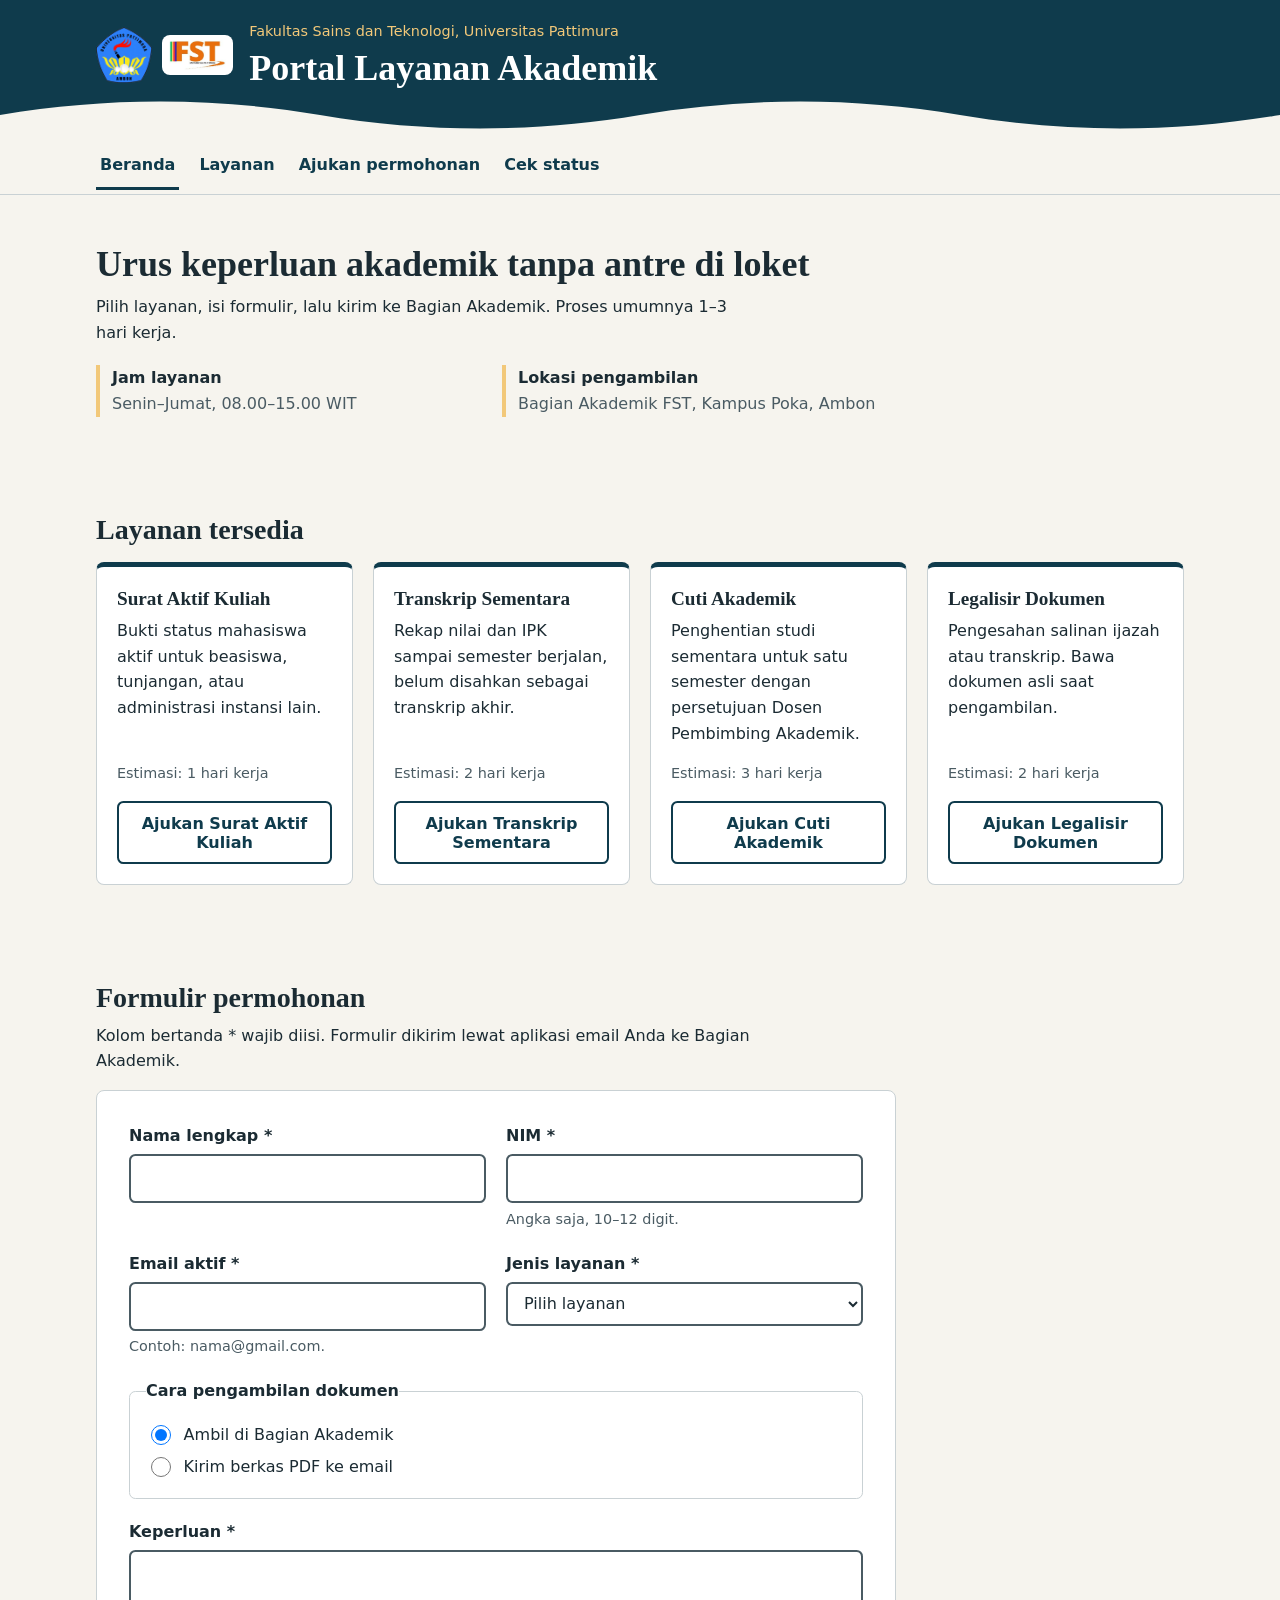
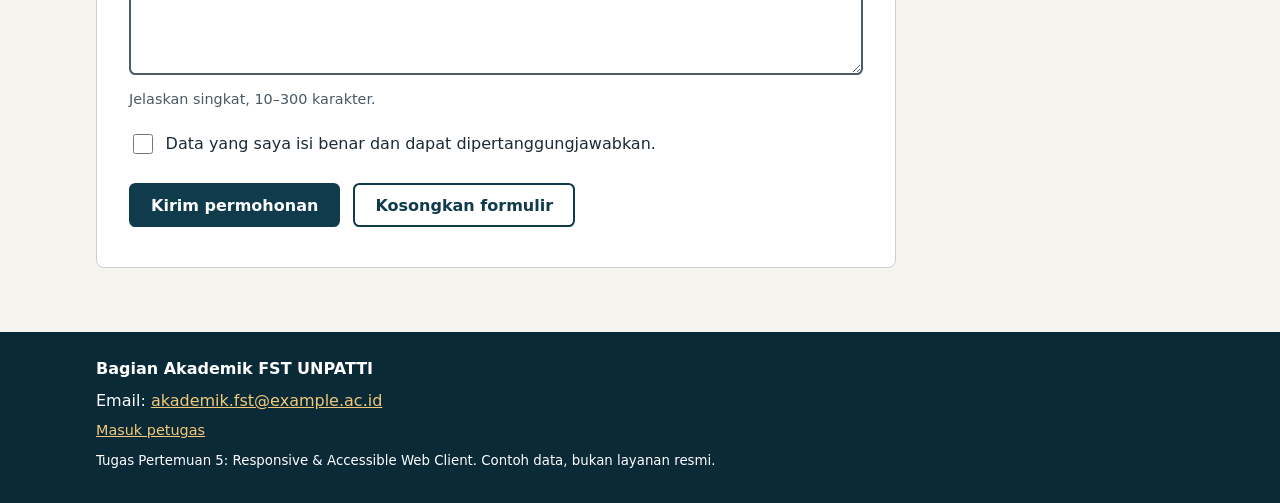
<file: index.html>
<!doctype html>
<html lang="id">
<head>
  <meta charset="UTF-8">
  <meta name="viewport" content="width=device-width, initial-scale=1">
  <title>Portal Layanan Akademik | FST UNPATTI</title>
  <link rel="stylesheet" href="css/styles.css">
</head>
<body>
  <a class="lewati" href="#konten-utama">Lewati ke konten utama</a>
  <header class="kepala">
    <div class="wadah kepala__isi">
      <div class="kepala__logo">
        <img src="img/logo-unpatti.png" width="56" height="55" alt="Logo Universitas Pattimura">
        <img class="logo-fst" src="img/logo-fst.png" width="75" height="40" alt="Logo Fakultas Sains dan Teknologi">
      </div>
      <div>
        <p class="kepala__instansi">Fakultas Sains dan Teknologi, Universitas Pattimura</p>
        <p class="h1-ganti">Portal Layanan Akademik</p>
      </div>
    </div>
    <img class="kepala__ombak" src="img/gelombang.svg" alt="" width="600" height="80">
  </header>
  <nav class="navigasi" aria-label="Navigasi utama">
    <ul class="wadah navigasi__daftar">
      <li><a href="index.html" aria-current="page">Beranda</a></li>
      <li><a href="index.html#layanan">Layanan</a></li>
      <li><a href="index.html#permohonan">Ajukan permohonan</a></li>
      <li><a href="status.html">Cek status</a></li>
    </ul>
  </nav>

  <main id="konten-utama" class="wadah">
    <section id="beranda" class="intro" aria-labelledby="judul-intro">
      <h1 id="judul-intro">Urus keperluan akademik tanpa antre di loket</h1>
      <p>Pilih layanan, isi formulir, lalu kirim ke Bagian Akademik. Proses umumnya 1–3 hari kerja.</p>
      <dl class="info">
        <div><dt>Jam layanan</dt><dd>Senin–Jumat, 08.00–15.00 WIT</dd></div>
        <div><dt>Lokasi pengambilan</dt><dd>Bagian Akademik FST, Kampus Poka, Ambon</dd></div>
      </dl>
    </section>

    <section id="layanan" aria-labelledby="judul-layanan">
      <h2 id="judul-layanan">Layanan tersedia</h2>
      <div class="kartu-grid">
        <article class="kartu">
          <h3>Surat Aktif Kuliah</h3>
          <p>Bukti status mahasiswa aktif untuk beasiswa, tunjangan, atau administrasi instansi lain.</p>
          <p class="kartu__meta">Estimasi: 1 hari kerja</p>
          <a class="tombol tombol--garis" href="#permohonan">Ajukan Surat Aktif Kuliah</a>
        </article>

        <article class="kartu">
          <h3>Transkrip Sementara</h3>
          <p>Rekap nilai dan IPK sampai semester berjalan, belum disahkan sebagai transkrip akhir.</p>
          <p class="kartu__meta">Estimasi: 2 hari kerja</p>
          <a class="tombol tombol--garis" href="#permohonan">Ajukan Transkrip Sementara</a>
        </article>

        <article class="kartu">
          <h3>Cuti Akademik</h3>
          <p>Penghentian studi sementara untuk satu semester dengan persetujuan Dosen Pembimbing Akademik.</p>
          <p class="kartu__meta">Estimasi: 3 hari kerja</p>
          <a class="tombol tombol--garis" href="#permohonan">Ajukan Cuti Akademik</a>
        </article>

        <article class="kartu">
          <h3>Legalisir Dokumen</h3>
          <p>Pengesahan salinan ijazah atau transkrip. Bawa dokumen asli saat pengambilan.</p>
          <p class="kartu__meta">Estimasi: 2 hari kerja</p>
          <a class="tombol tombol--garis" href="#permohonan">Ajukan Legalisir Dokumen</a>
        </article>
      </div>
    </section>

    <section id="permohonan" aria-labelledby="judul-form">
      <h2 id="judul-form">Formulir permohonan</h2>
      <p>Kolom bertanda <span aria-hidden="true">*</span><span class="sr-only">bintang</span> wajib diisi. Formulir dikirim lewat aplikasi email Anda ke Bagian Akademik.</p>

      <form class="form" action="mailto:akademik.fst@example.ac.id" method="post" enctype="text/plain">
        <div class="bidang">
          <label for="nama">Nama lengkap <span aria-hidden="true">*</span></label>
          <input type="text" id="nama" name="nama" autocomplete="name" required minlength="3" maxlength="80">
        </div>

        <div class="bidang">
          <label for="nim">NIM <span aria-hidden="true">*</span></label>
          <input type="text" id="nim" name="nim" inputmode="numeric" required pattern="[0-9]{10,12}" maxlength="12" aria-describedby="bantu-nim">
          <p class="bantu" id="bantu-nim">Angka saja, 10–12 digit.</p>
        </div>

        <div class="bidang">
          <label for="email">Email aktif <span aria-hidden="true">*</span></label>
          <input type="email" id="email" name="email" autocomplete="email" required maxlength="120" aria-describedby="bantu-email">
          <p class="bantu" id="bantu-email">Contoh: nama@gmail.com.</p>
        </div>

        <div class="bidang">
          <label for="layanan-pilih">Jenis layanan <span aria-hidden="true">*</span></label>
          <select id="layanan-pilih" name="layanan" required>
            <option value="">Pilih layanan</option>
            <option>Surat Aktif Kuliah</option>
            <option>Transkrip Sementara</option>
            <option>Cuti Akademik</option>
            <option>Legalisir Dokumen</option>
          </select>
        </div>

        <fieldset class="bidang bidang--penuh">
          <legend>Cara pengambilan dokumen</legend>
          <div class="pilihan">
            <input type="radio" id="ambil-loket" name="ambil" value="Ambil di Bagian Akademik" checked>
            <label for="ambil-loket">Ambil di Bagian Akademik</label>
          </div>
          <div class="pilihan">
            <input type="radio" id="ambil-pdf" name="ambil" value="Kirim berkas PDF ke email">
            <label for="ambil-pdf">Kirim berkas PDF ke email</label>
          </div>
        </fieldset>

        <div class="bidang bidang--penuh">
          <label for="keperluan">Keperluan <span aria-hidden="true">*</span></label>
          <textarea id="keperluan" name="keperluan" rows="4" required minlength="10" maxlength="300" aria-describedby="bantu-keperluan"></textarea>
          <p class="bantu" id="bantu-keperluan">Jelaskan singkat, 10–300 karakter.</p>
        </div>

        <div class="bidang bidang--penuh">
          <div class="pilihan">
            <input type="checkbox" id="setuju" name="setuju" value="ya" required>
            <label for="setuju">Data yang saya isi benar dan dapat dipertanggungjawabkan.</label>
          </div>
        </div>

        <div class="bidang--penuh">
          <button class="tombol" type="submit">Kirim permohonan</button>
          <button class="tombol tombol--garis" type="reset">Kosongkan formulir</button>
        </div>
      </form>
    </section>
  </main>

  <footer class="kaki" id="kontak">
    <div class="wadah">
      <p><strong>Bagian Akademik FST UNPATTI</strong></p>
      <p>Email: <a href="mailto:akademik.fst@example.ac.id">akademik.fst@example.ac.id</a></p>
      <p class="tautan-kecil"><a href="admin/login.html">Masuk petugas</a></p>
      <p><small>Tugas Pertemuan 5: Responsive &amp; Accessible Web Client. Contoh data, bukan layanan resmi.</small></p>
    </div>
  </footer>
</body>
</html>
</file>
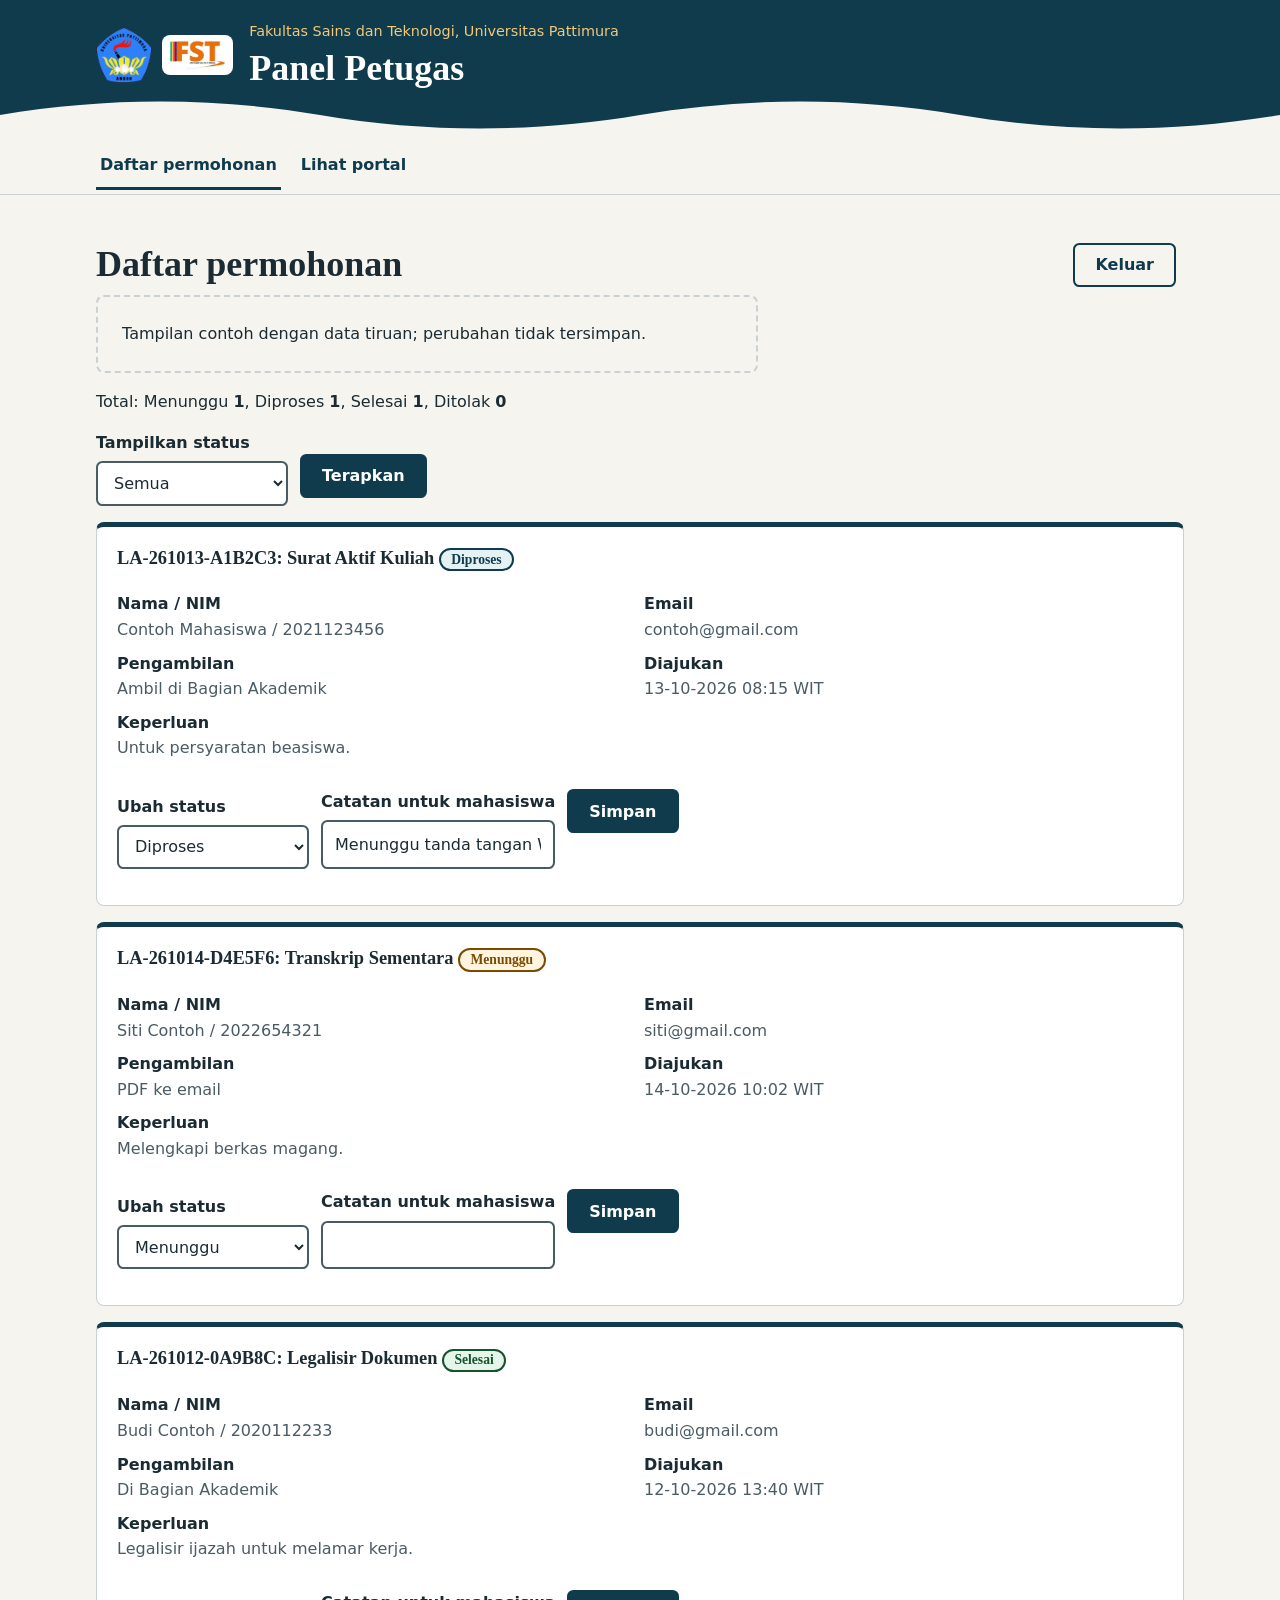
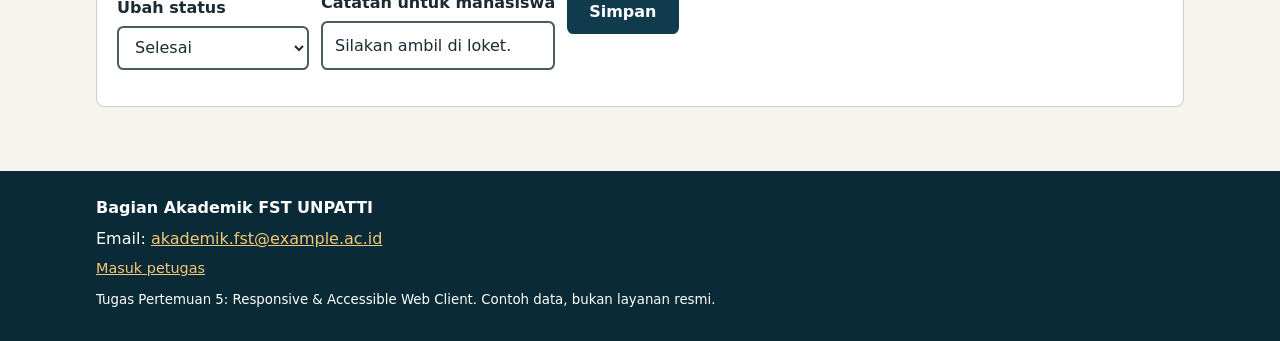
<file: admin/index.html>
<!doctype html>
<html lang="id">
<head>
  <meta charset="UTF-8">
  <meta name="viewport" content="width=device-width, initial-scale=1">
  <title>Panel Petugas | FST UNPATTI</title>
  <link rel="stylesheet" href="../css/styles.css">
</head>
<body>
  <a class="lewati" href="#konten-utama">Lewati ke konten utama</a>
  <header class="kepala">
    <div class="wadah kepala__isi">
      <div class="kepala__logo">
        <img src="../img/logo-unpatti.png" width="56" height="55" alt="Logo Universitas Pattimura">
        <img class="logo-fst" src="../img/logo-fst.png" width="75" height="40" alt="Logo Fakultas Sains dan Teknologi">
      </div>
      <div>
        <p class="kepala__instansi">Fakultas Sains dan Teknologi, Universitas Pattimura</p>
        <p class="h1-ganti">Panel Petugas</p>
      </div>
    </div>
    <img class="kepala__ombak" src="../img/gelombang.svg" alt="" width="600" height="80">
  </header>
  <nav class="navigasi" aria-label="Navigasi utama">
    <ul class="wadah navigasi__daftar">
      <li><a href="index.html" aria-current="page">Daftar permohonan</a></li>
      <li><a href="../index.html">Lihat portal</a></li>
    </ul>
  </nav>

  <main id="konten-utama" class="wadah">
    <section aria-labelledby="judul-panel">
      <div class="bar-admin">
        <h1 id="judul-panel">Daftar permohonan</h1>
        <a class="tombol tombol--garis" href="login.html">Keluar</a>
      </div>
      <p class="kosong">Tampilan contoh dengan data tiruan; perubahan tidak tersimpan.</p>
      <p>Total: Menunggu <strong>1</strong>, Diproses <strong>1</strong>, Selesai <strong>1</strong>, Ditolak <strong>0</strong></p>
      <form class="filter" action="index.html" method="get">
        <div class="bidang"><label for="f-status">Tampilkan status</label>
          <select id="f-status" name="status">
            <option value="">Semua</option><option>Menunggu</option><option>Diproses</option><option>Selesai</option><option>Ditolak</option>
          </select></div>
        <button class="tombol" type="submit">Terapkan</button>
      </form>
      <div class="daftar-admin">
        <article class="kartu" aria-labelledby="p1">
          <h2 id="p1" style="font-size:1.15rem">LA-261013-A1B2C3: Surat Aktif Kuliah <span class="lencana lencana--diproses">Diproses</span></h2>
          <dl class="rincian">
            <div><dt>Nama / NIM</dt><dd>Contoh Mahasiswa / 2021123456</dd></div>
            <div><dt>Email</dt><dd>contoh@gmail.com</dd></div>
            <div><dt>Pengambilan</dt><dd>Ambil di Bagian Akademik</dd></div>
            <div><dt>Diajukan</dt><dd>13-10-2026 08:15 WIT</dd></div>
            <div><dt>Keperluan</dt><dd>Untuk persyaratan beasiswa.</dd></div>
          </dl>
          <form class="filter" action="index.html" method="get">
            <div class="bidang"><label for="s1">Ubah status</label>
              <select id="s1" name="status"><option>Menunggu</option><option selected>Diproses</option><option>Selesai</option><option>Ditolak</option></select></div>
            <div class="bidang"><label for="c1">Catatan untuk mahasiswa</label>
              <input type="text" id="c1" name="catatan" maxlength="200" value="Menunggu tanda tangan Wakil Dekan."></div>
            <button class="tombol" type="submit">Simpan</button>
          </form>
        </article>

        <article class="kartu" aria-labelledby="p2">
          <h2 id="p2" style="font-size:1.15rem">LA-261014-D4E5F6: Transkrip Sementara <span class="lencana lencana--menunggu">Menunggu</span></h2>
          <dl class="rincian">
            <div><dt>Nama / NIM</dt><dd>Siti Contoh / 2022654321</dd></div>
            <div><dt>Email</dt><dd>siti@gmail.com</dd></div>
            <div><dt>Pengambilan</dt><dd>PDF ke email</dd></div>
            <div><dt>Diajukan</dt><dd>14-10-2026 10:02 WIT</dd></div>
            <div><dt>Keperluan</dt><dd>Melengkapi berkas magang.</dd></div>
          </dl>
          <form class="filter" action="index.html" method="get">
            <div class="bidang"><label for="s2">Ubah status</label>
              <select id="s2" name="status"><option selected>Menunggu</option><option>Diproses</option><option>Selesai</option><option>Ditolak</option></select></div>
            <div class="bidang"><label for="c2">Catatan untuk mahasiswa</label>
              <input type="text" id="c2" name="catatan" maxlength="200" value=""></div>
            <button class="tombol" type="submit">Simpan</button>
          </form>
        </article>

        <article class="kartu" aria-labelledby="p3">
          <h2 id="p3" style="font-size:1.15rem">LA-261012-0A9B8C: Legalisir Dokumen <span class="lencana lencana--selesai">Selesai</span></h2>
          <dl class="rincian">
            <div><dt>Nama / NIM</dt><dd>Budi Contoh / 2020112233</dd></div>
            <div><dt>Email</dt><dd>budi@gmail.com</dd></div>
            <div><dt>Pengambilan</dt><dd>Di Bagian Akademik</dd></div>
            <div><dt>Diajukan</dt><dd>12-10-2026 13:40 WIT</dd></div>
            <div><dt>Keperluan</dt><dd>Legalisir ijazah untuk melamar kerja.</dd></div>
          </dl>
          <form class="filter" action="index.html" method="get">
            <div class="bidang"><label for="s3">Ubah status</label>
              <select id="s3" name="status"><option>Menunggu</option><option>Diproses</option><option selected>Selesai</option><option>Ditolak</option></select></div>
            <div class="bidang"><label for="c3">Catatan untuk mahasiswa</label>
              <input type="text" id="c3" name="catatan" maxlength="200" value="Silakan ambil di loket."></div>
            <button class="tombol" type="submit">Simpan</button>
          </form>
        </article>
      </div>
    </section>
  </main>

  <footer class="kaki" id="kontak">
    <div class="wadah">
      <p><strong>Bagian Akademik FST UNPATTI</strong></p>
      <p>Email: <a href="mailto:akademik.fst@example.ac.id">akademik.fst@example.ac.id</a></p>
      <p class="tautan-kecil"><a href="../admin/login.html">Masuk petugas</a></p>
      <p><small>Tugas Pertemuan 5: Responsive &amp; Accessible Web Client. Contoh data, bukan layanan resmi.</small></p>
    </div>
  </footer>
</body>
</html>
</file>
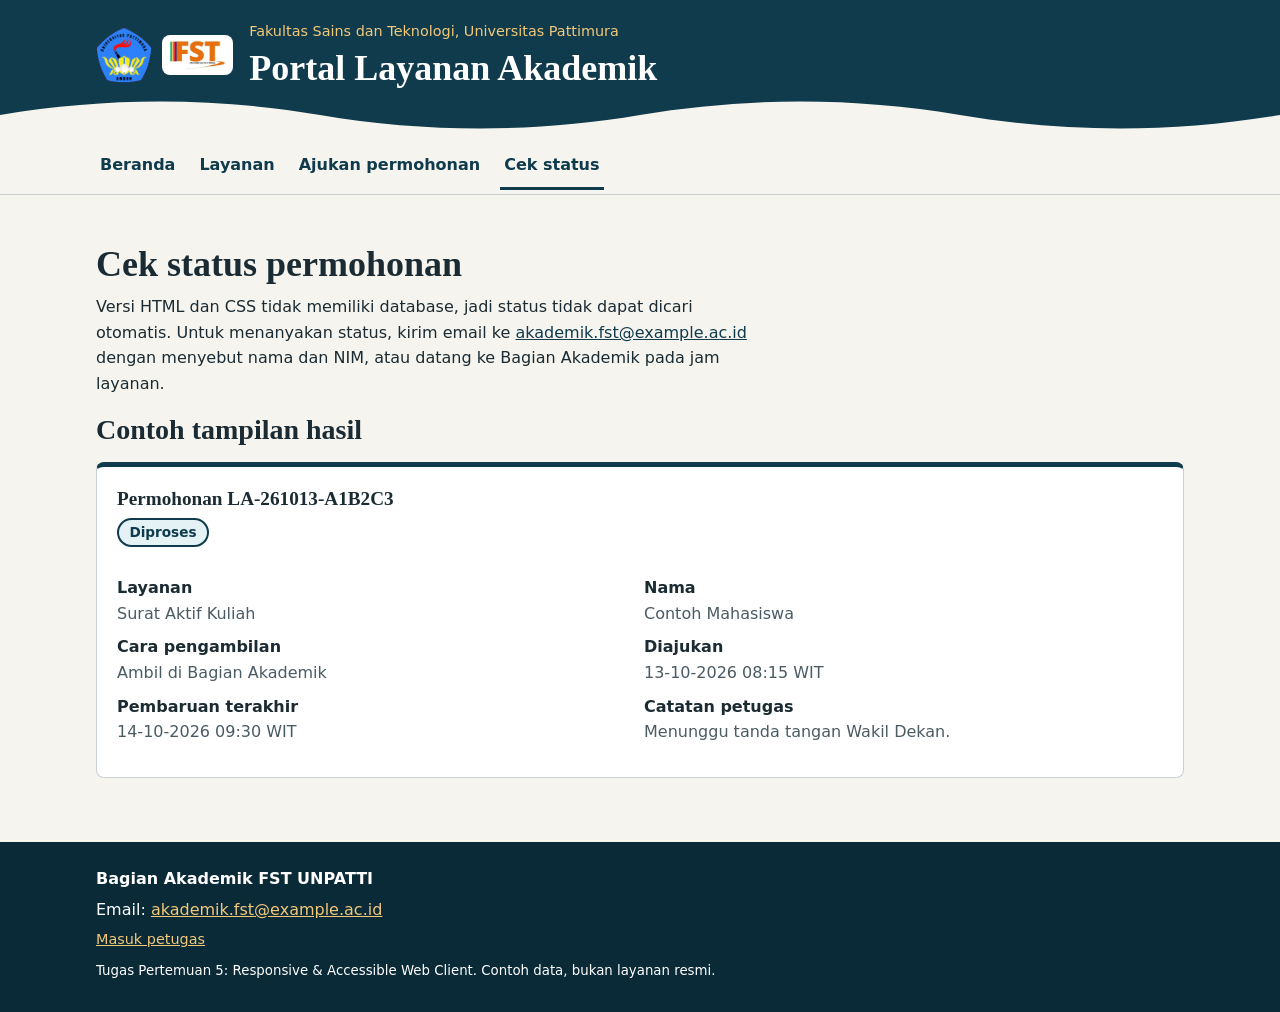
<file: status.html>
<!doctype html>
<html lang="id">
<head>
  <meta charset="UTF-8">
  <meta name="viewport" content="width=device-width, initial-scale=1">
  <title>Portal Layanan Akademik | FST UNPATTI</title>
  <link rel="stylesheet" href="css/styles.css">
</head>
<body>
  <a class="lewati" href="#konten-utama">Lewati ke konten utama</a>
  <header class="kepala">
    <div class="wadah kepala__isi">
      <div class="kepala__logo">
        <img src="img/logo-unpatti.png" width="56" height="55" alt="Logo Universitas Pattimura">
        <img class="logo-fst" src="img/logo-fst.png" width="75" height="40" alt="Logo Fakultas Sains dan Teknologi">
      </div>
      <div>
        <p class="kepala__instansi">Fakultas Sains dan Teknologi, Universitas Pattimura</p>
        <p class="h1-ganti">Portal Layanan Akademik</p>
      </div>
    </div>
    <img class="kepala__ombak" src="img/gelombang.svg" alt="" width="600" height="80">
  </header>
  <nav class="navigasi" aria-label="Navigasi utama">
    <ul class="wadah navigasi__daftar">
      <li><a href="index.html">Beranda</a></li>
      <li><a href="index.html#layanan">Layanan</a></li>
      <li><a href="index.html#permohonan">Ajukan permohonan</a></li>
      <li><a href="status.html" aria-current="page">Cek status</a></li>
    </ul>
  </nav>

  <main id="konten-utama" class="wadah">
    <section aria-labelledby="judul-status">
      <h1 id="judul-status">Cek status permohonan</h1>
      <p>Versi HTML dan CSS tidak memiliki database, jadi status tidak dapat dicari otomatis. Untuk menanyakan status, kirim email ke
        <a href="mailto:akademik.fst@example.ac.id">akademik.fst@example.ac.id</a> dengan menyebut nama dan NIM, atau datang ke Bagian Akademik pada jam layanan.</p>

      <h2>Contoh tampilan hasil</h2>
      <article class="kartu" style="margin-top:1rem" aria-labelledby="hasil">
        <h3 id="hasil">Permohonan LA-261013-A1B2C3</h3>
        <p><span class="lencana lencana--diproses">Diproses</span></p>
        <dl class="rincian">
          <div><dt>Layanan</dt><dd>Surat Aktif Kuliah</dd></div>
          <div><dt>Nama</dt><dd>Contoh Mahasiswa</dd></div>
          <div><dt>Cara pengambilan</dt><dd>Ambil di Bagian Akademik</dd></div>
          <div><dt>Diajukan</dt><dd>13-10-2026 08:15 WIT</dd></div>
          <div><dt>Pembaruan terakhir</dt><dd>14-10-2026 09:30 WIT</dd></div>
          <div><dt>Catatan petugas</dt><dd>Menunggu tanda tangan Wakil Dekan.</dd></div>
        </dl>
      </article>
    </section>
  </main>

  <footer class="kaki" id="kontak">
    <div class="wadah">
      <p><strong>Bagian Akademik FST UNPATTI</strong></p>
      <p>Email: <a href="mailto:akademik.fst@example.ac.id">akademik.fst@example.ac.id</a></p>
      <p class="tautan-kecil"><a href="admin/login.html">Masuk petugas</a></p>
      <p><small>Tugas Pertemuan 5: Responsive &amp; Accessible Web Client. Contoh data, bukan layanan resmi.</small></p>
    </div>
  </footer>
</body>
</html>
</file>
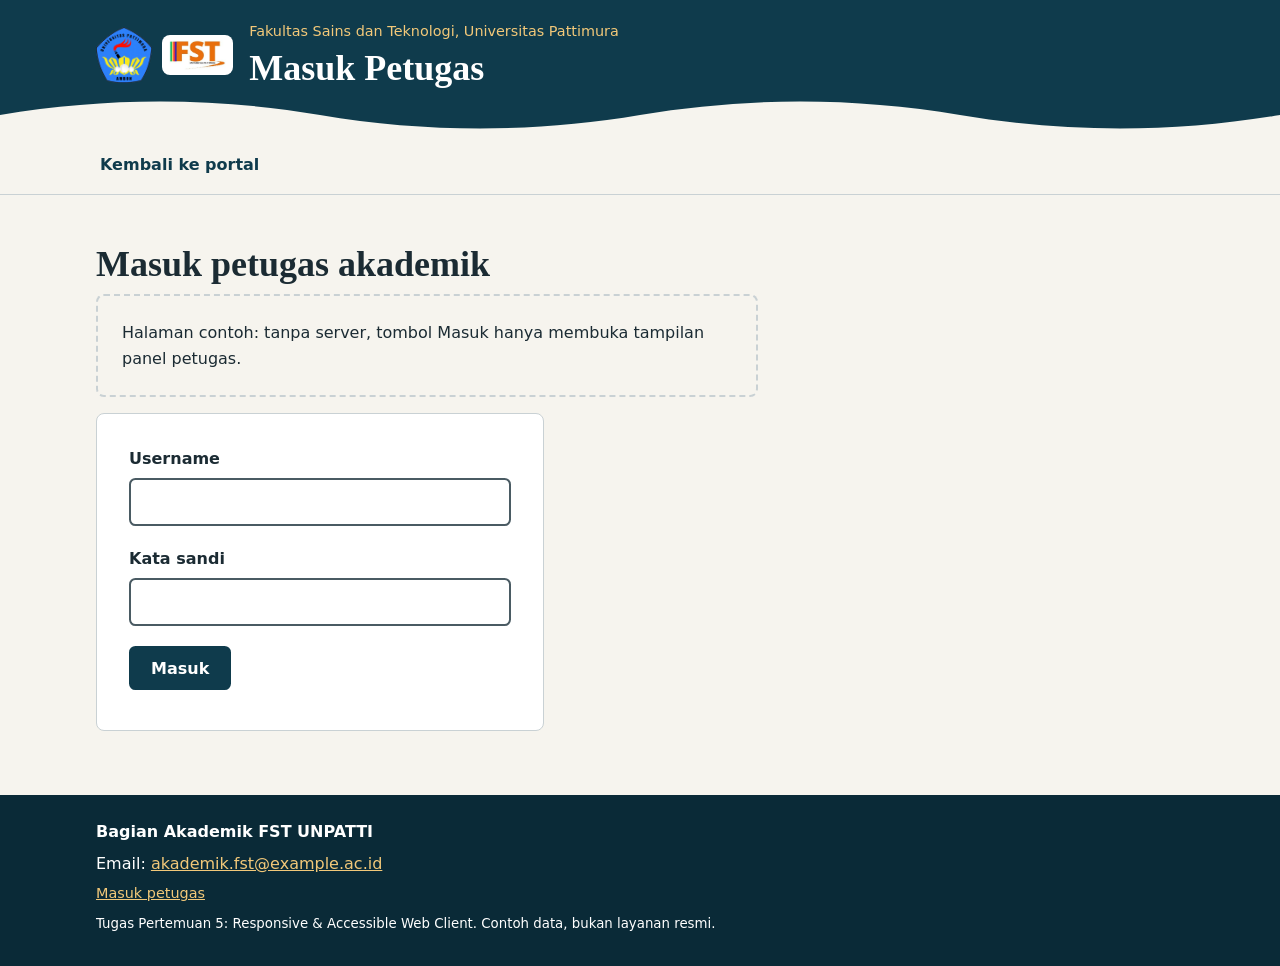
<file: admin/login.html>
<!doctype html>
<html lang="id">
<head>
  <meta charset="UTF-8">
  <meta name="viewport" content="width=device-width, initial-scale=1">
  <title>Masuk Petugas | FST UNPATTI</title>
  <link rel="stylesheet" href="../css/styles.css">
</head>
<body>
  <a class="lewati" href="#konten-utama">Lewati ke konten utama</a>
  <header class="kepala">
    <div class="wadah kepala__isi">
      <div class="kepala__logo">
        <img src="../img/logo-unpatti.png" width="56" height="55" alt="Logo Universitas Pattimura">
        <img class="logo-fst" src="../img/logo-fst.png" width="75" height="40" alt="Logo Fakultas Sains dan Teknologi">
      </div>
      <div>
        <p class="kepala__instansi">Fakultas Sains dan Teknologi, Universitas Pattimura</p>
        <p class="h1-ganti">Masuk Petugas</p>
      </div>
    </div>
    <img class="kepala__ombak" src="../img/gelombang.svg" alt="" width="600" height="80">
  </header>
  <nav class="navigasi" aria-label="Navigasi utama">
    <ul class="wadah navigasi__daftar">
      <li><a href="../index.html">Kembali ke portal</a></li>
    </ul>
  </nav>

  <main id="konten-utama" class="wadah">
    <section aria-labelledby="judul-login">
      <h1 id="judul-login">Masuk petugas akademik</h1>
      <p class="kosong">Halaman contoh: tanpa server, tombol Masuk hanya membuka tampilan panel petugas.</p>
      <form class="form form--sempit" action="index.html" method="get">
        <div class="bidang"><label for="username">Username</label>
          <input type="text" id="username" name="username" autocomplete="username" required maxlength="40"></div>
        <div class="bidang"><label for="password">Kata sandi</label>
          <input type="password" id="password" name="password" autocomplete="current-password" required></div>
        <div><button class="tombol" type="submit">Masuk</button></div>
      </form>
    </section>
  </main>

  <footer class="kaki" id="kontak">
    <div class="wadah">
      <p><strong>Bagian Akademik FST UNPATTI</strong></p>
      <p>Email: <a href="mailto:akademik.fst@example.ac.id">akademik.fst@example.ac.id</a></p>
      <p class="tautan-kecil"><a href="../admin/login.html">Masuk petugas</a></p>
      <p><small>Tugas Pertemuan 5: Responsive &amp; Accessible Web Client. Contoh data, bukan layanan resmi.</small></p>
    </div>
  </footer>
</body>
</html>
</file>
<file: css/styles.css>
/* Mobile-first. Token warna: laut dalam, pala, kertas, tinta */
:root{
  --laut:#0F3B4C; --laut-gelap:#0A2A37; --pala:#F2C879; --kertas:#F6F4EE;
  --putih:#fff; --tinta:#1B2B33; --samar:#4A5B63; --garis:#C9D1D4; --fokus:#8A4B08;
  --galat:#9B1C1C; --jarak:1rem;
  --font:system-ui,-apple-system,"Segoe UI",Roboto,sans-serif;
  --font-judul:Georgia,"Times New Roman",serif;
}
*,*::before,*::after{box-sizing:border-box}
html{scroll-behavior:smooth;scroll-padding-top:4rem}
body{margin:0;font:1rem/1.6 var(--font);color:var(--tinta);background:var(--kertas);overflow-wrap:break-word}
img{max-width:100%;height:auto;display:block}
h1,h2,h3{font-family:var(--font-judul);line-height:1.2;margin:0 0 .5rem}
h1{font-size:1.75rem} h2{font-size:1.5rem} h3{font-size:1.2rem}
p{margin:0 0 var(--jarak);max-width:65ch}
a{color:var(--laut)}
.wadah{width:100%;max-width:70rem;margin-inline:auto;padding-inline:var(--jarak)}

:focus-visible{outline:3px solid var(--fokus);outline-offset:3px}
.lewati{position:absolute;left:var(--jarak);top:-4rem;background:var(--putih);padding:.5rem 1rem;z-index:10}
.lewati:focus{top:var(--jarak)}
.sr-only{position:absolute;width:1px;height:1px;overflow:hidden;clip:rect(0 0 0 0);white-space:nowrap}

/* Header */
.kepala{background:var(--laut);color:var(--putih);position:relative;padding-top:1.25rem}
.kepala__isi{display:flex;align-items:center;gap:1rem;padding-bottom:2.5rem}
.kepala__isi img{flex:none;width:3.5rem;height:auto}
.kepala__logo{display:flex;align-items:center;gap:.6rem;flex:none}
.kepala__logo .logo-fst{width:auto;height:2.5rem;background:#fff;border-radius:.5rem;padding:.3rem .45rem}
.kepala__instansi{margin:0 0 .25rem;font-size:.9rem;color:var(--pala)}
.kepala h1{margin:0;color:var(--putih)}
.kepala__ombak{position:absolute;bottom:-1px;left:0;width:100%;height:2rem}

/* Navigasi */
.navigasi{background:var(--kertas);border-bottom:1px solid var(--garis);position:sticky;top:0;z-index:5}
.navigasi__daftar{display:flex;flex-wrap:wrap;gap:.25rem 1rem;list-style:none;margin:0 auto;padding-block:.25rem}
.navigasi a{display:inline-block;padding:.6rem .25rem;min-height:2.75rem;color:var(--laut);font-weight:600;text-decoration:none;border-bottom:3px solid transparent}
.navigasi a:hover,.navigasi a[aria-current]{border-bottom-color:var(--laut)}

main section{padding-block:2rem}

/* Intro */
.info{display:grid;gap:.75rem;margin:1.25rem 0 0}
.info div{border-left:4px solid var(--pala);padding-left:.75rem}
.info dt{font-weight:700} .info dd{margin:0;color:var(--samar)}

/* Kartu */
.kartu-grid{display:grid;grid-template-columns:repeat(auto-fit,minmax(min(100%,16rem),1fr));gap:1.25rem;margin-top:1rem}
.kartu{display:flex;flex-direction:column;background:var(--putih);border:1px solid var(--garis);border-top:5px solid var(--laut);border-radius:.5rem;padding:1.25rem}
.kartu p:not(.kartu__meta){flex:1 1 auto}
.kartu__meta{font-size:.9rem;color:var(--samar);margin-bottom:1rem}

/* Tombol */
.tombol{display:inline-block;min-height:2.75rem;padding:.65rem 1.25rem;margin:0 .5rem .5rem 0;font:600 1rem var(--font);color:var(--putih);background:var(--laut);border:2px solid var(--laut);border-radius:.4rem;text-decoration:none;cursor:pointer;text-align:center}
.tombol:hover{background:var(--laut-gelap);border-color:var(--laut-gelap)}
.tombol--garis{background:transparent;color:var(--laut)}
.tombol--garis:hover{background:var(--laut);color:var(--putih)}
.kartu .tombol{margin:0;align-self:flex-start}

/* Form */
.form{display:grid;gap:1.25rem;margin-top:1rem;background:var(--putih);border:1px solid var(--garis);border-radius:.5rem;padding:1.25rem}
.bidang{margin:0;min-width:0}
label,legend{display:block;font-weight:600;margin-bottom:.35rem;padding:0}
input[type=text],input[type=email],input[type=password],select,textarea{width:100%;min-height:2.75rem;padding:.6rem .75rem;font:inherit;color:var(--tinta);background:var(--putih);border:2px solid var(--samar);border-radius:.4rem}
textarea{resize:vertical}
input:user-invalid,select:user-invalid,textarea:user-invalid{border-color:var(--galat)}
.bantu{margin:.3rem 0 0;font-size:.9rem;color:var(--samar)}
fieldset.bidang{border:1px solid var(--garis);border-radius:.4rem;padding:.75rem 1rem}
.pilihan{display:flex;align-items:flex-start;gap:.6rem;margin-bottom:.4rem}
.pilihan input{flex:none;width:1.25rem;height:1.25rem;margin-top:.2rem}
.pilihan label{margin:0;font-weight:400}

/* Footer */
.kaki{background:var(--laut-gelap);color:var(--putih);padding-block:1.5rem;margin-top:1rem}
.kaki a{color:var(--pala)} .kaki p{margin-bottom:.35rem}

/* Breakpoint: dipilih saat konten mulai renggang, bukan nama perangkat */
@media (min-width:40em){
  h1{font-size:2.25rem} h2{font-size:1.75rem}
  .info{grid-template-columns:1fr 1fr}
  .form{grid-template-columns:1fr 1fr;padding:2rem}
  .bidang--penuh{grid-column:1/-1}
}
@media (min-width:64em){
  .kepala__isi{padding-bottom:3rem}
  .kepala__ombak{height:3rem}
  main section{padding-block:3rem}
  .intro{max-width:50rem}
  .form{max-width:50rem}
}
@media (prefers-reduced-motion:reduce){html{scroll-behavior:auto}}

/* ===== Tambahan versi PHP + MySQL ===== */
.galat{color:var(--galat);font-size:.9rem;font-weight:600;margin:.3rem 0 0}
.ringkas{border:2px solid var(--galat);background:#FDF1F1;border-radius:.4rem;padding:1rem;margin:1rem 0}
.ringkas h3{margin:0 0 .25rem}.ringkas ul{margin:.25rem 0 0;padding-left:1.25rem}.ringkas a{color:var(--galat)}
.sukses{border:2px solid #1F6B3A;background:#EEF8F1;border-radius:.4rem;padding:1rem;margin:1rem 0}
.sukses p{margin-bottom:.4rem}
.kode{font:700 1.4rem ui-monospace,Consolas,monospace;letter-spacing:.05em;overflow-wrap:anywhere}
input[aria-invalid=true],select[aria-invalid=true],textarea[aria-invalid=true]{border-color:var(--galat)}
.lencana{display:inline-block;padding:.1rem .65rem;border-radius:1rem;font-size:.85rem;font-weight:700;border:2px solid currentColor}
.lencana--menunggu{color:#7A4A00;background:#FFF4DD}.lencana--diproses{color:#0F3B4C;background:#E4F1F5}
.lencana--selesai{color:#14532D;background:#E6F5EA}.lencana--ditolak{color:#9B1C1C;background:#FDECEC}
.form.form--sempit{max-width:28rem;grid-template-columns:1fr}
.rincian{display:grid;gap:.5rem;margin:.75rem 0}.rincian div{display:grid;gap:0}
.rincian dt{font-weight:700}.rincian dd{margin:0;color:var(--samar)}
.daftar-admin{display:grid;gap:1rem;margin-top:1rem}
.filter{display:flex;flex-wrap:wrap;gap:.75rem;align-items:flex-end;margin:1rem 0}
.filter .bidang{min-width:12rem}
.bar-admin{display:flex;flex-wrap:wrap;justify-content:space-between;align-items:center;gap:.5rem}
.kosong{padding:1.5rem;border:2px dashed var(--garis);border-radius:.5rem}
.kaki .tautan-kecil{font-size:.9rem}
@media (min-width:40em){.rincian{grid-template-columns:repeat(2,1fr)}}
.h1-ganti{font:700 1.75rem/1.2 var(--font-judul);margin:0}
@media (min-width:40em){.h1-ganti{font-size:2.25rem}}
</file>
